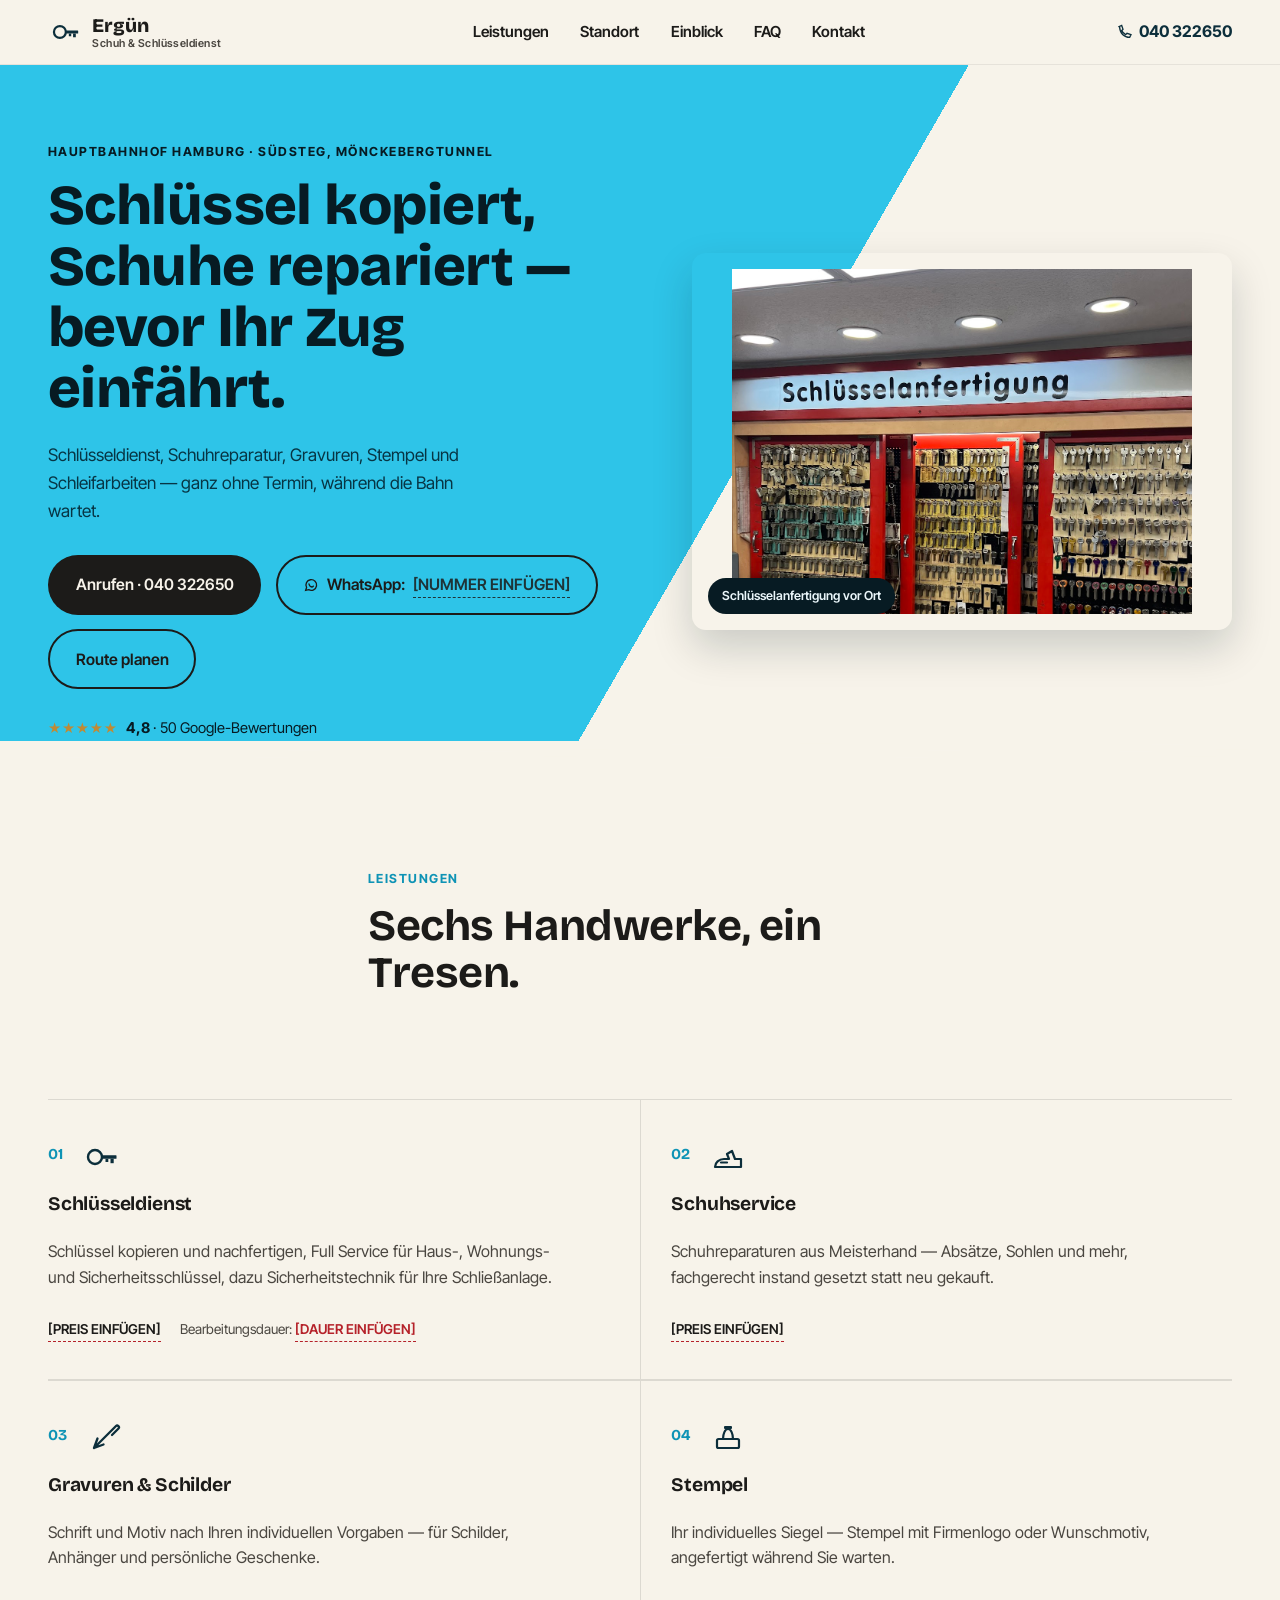
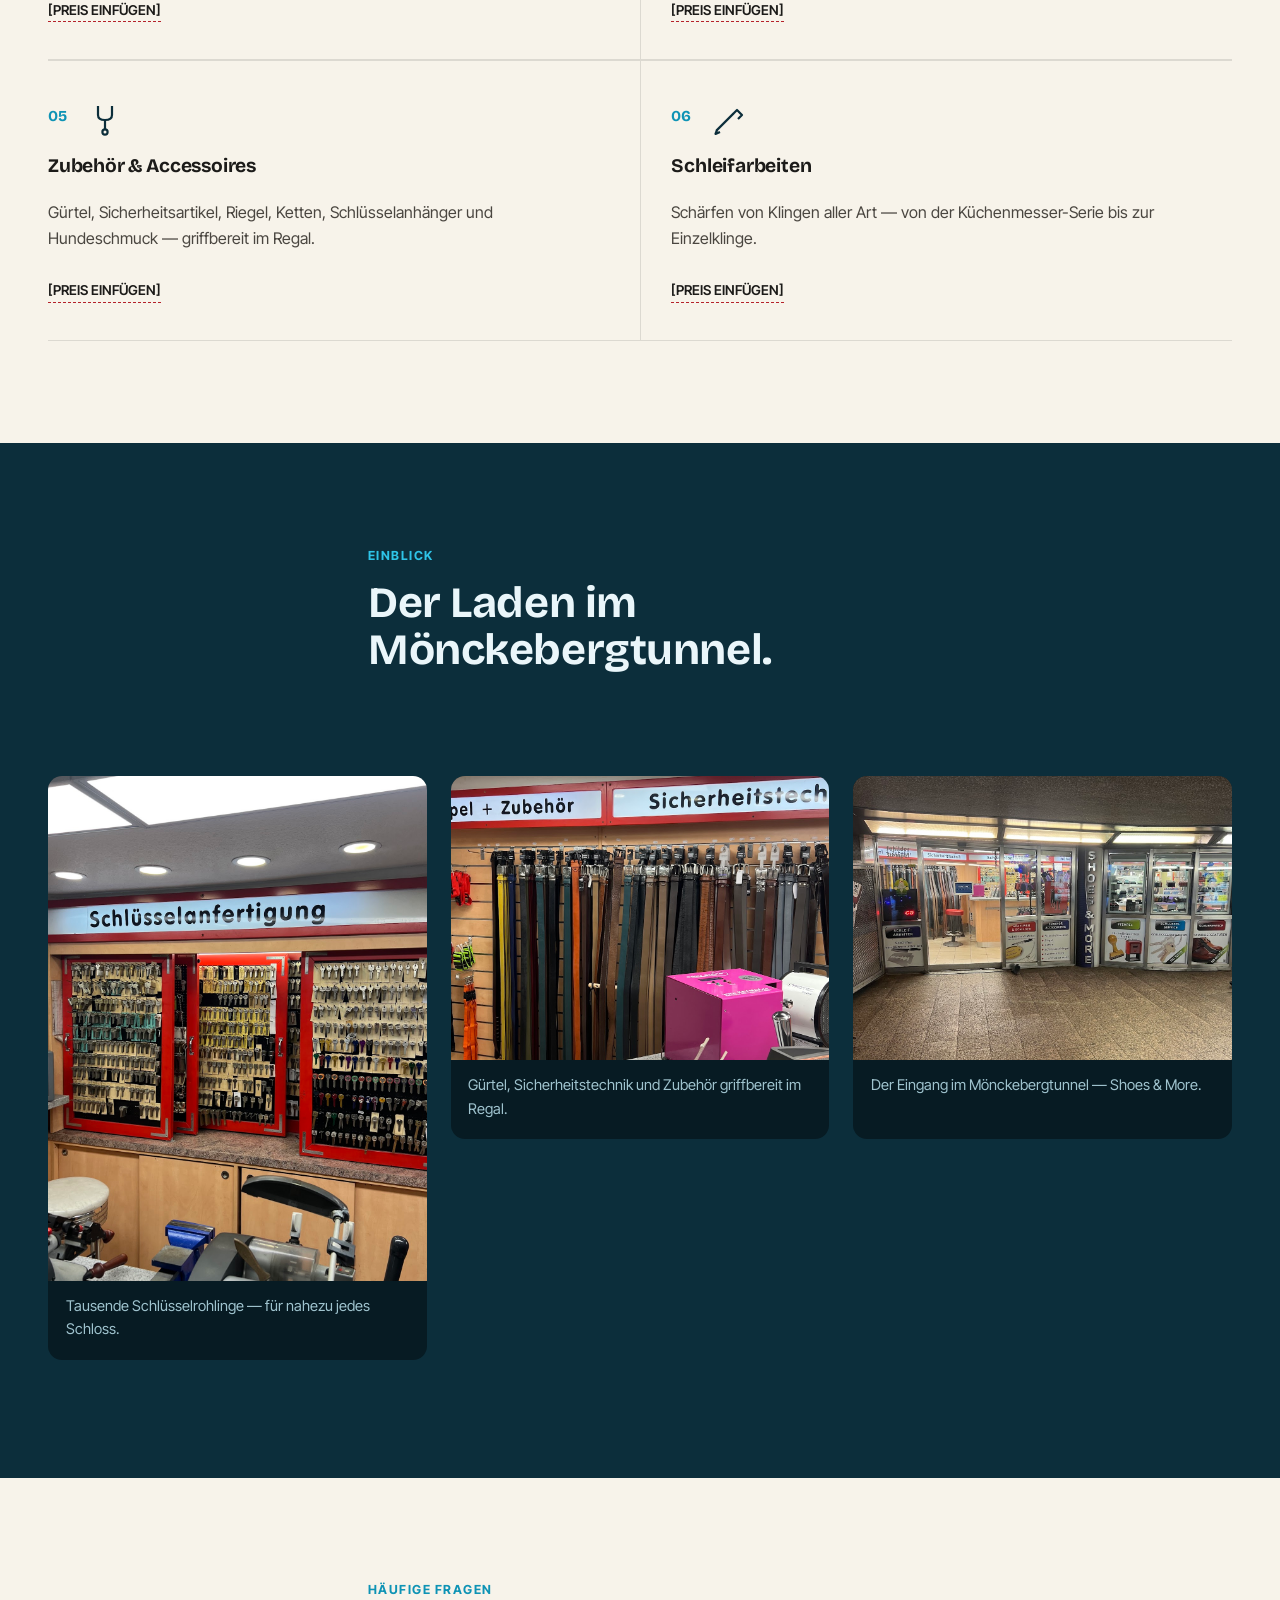
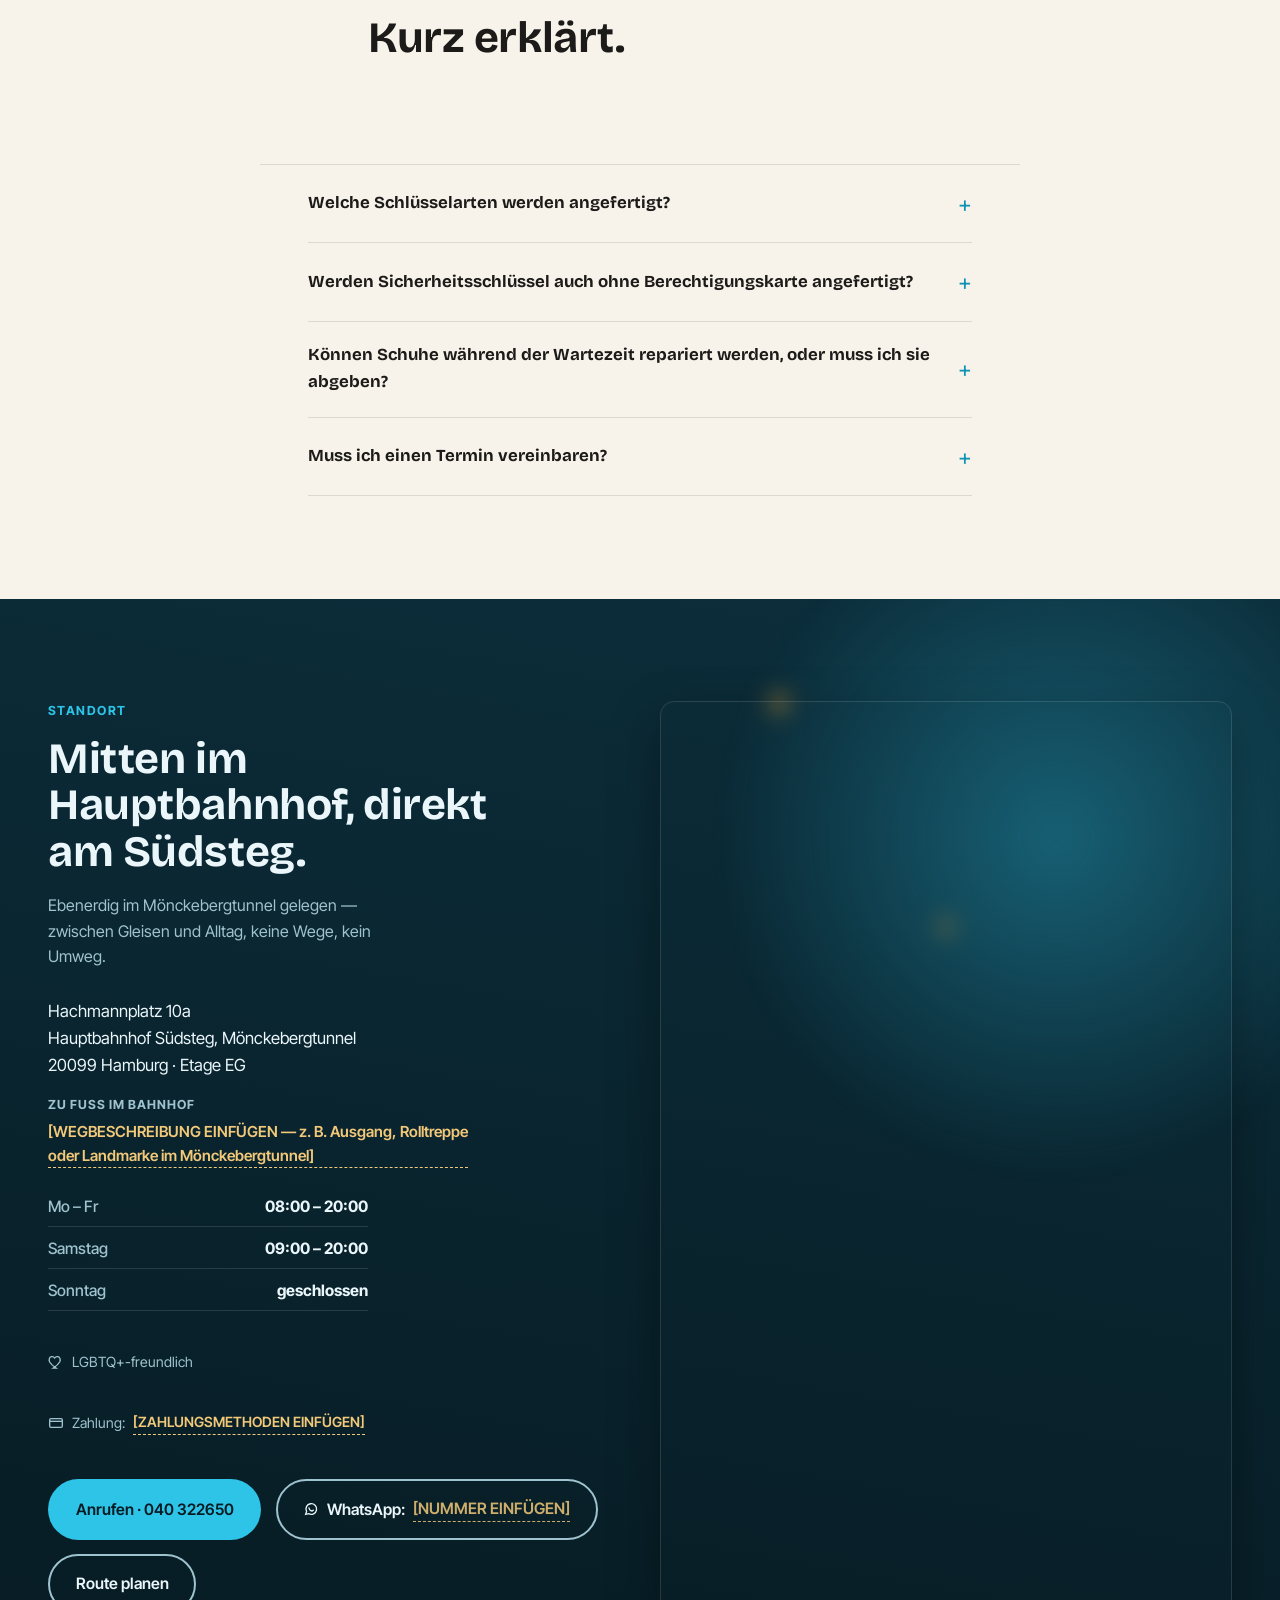
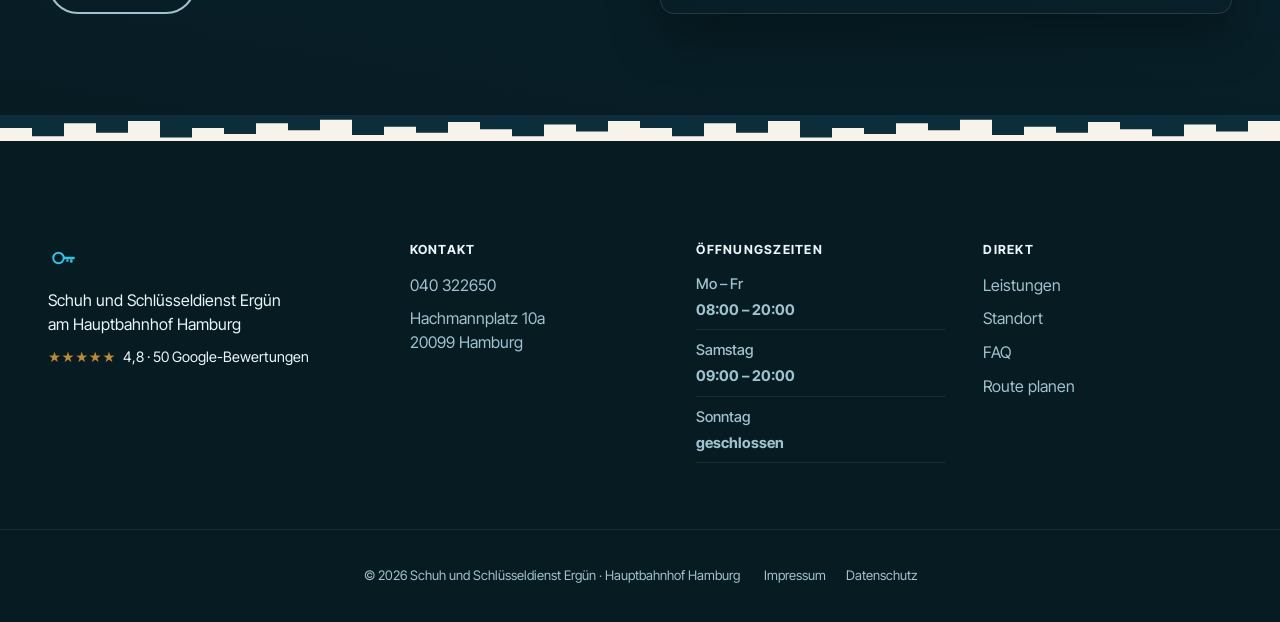
<file: index.html>
<!DOCTYPE html>
<html lang="de">
<head>
<meta charset="UTF-8">
<meta name="viewport" content="width=device-width, initial-scale=1.0">
<title>Schuh und Schlüsseldienst Ergün — am Hauptbahnhof Hamburg</title>
<meta name="description" content="Schlüsseldienst, Schuhreparatur, Gravuren, Stempel und Schleifarbeiten direkt am Hauptbahnhof Hamburg, Südsteg Mönckebergtunnel. Ohne Termin, Mo–Sa geöffnet.">
<link rel="icon" href="data:image/svg+xml,%3Csvg xmlns='http://www.w3.org/2000/svg' viewBox='0 0 32 32'%3E%3Crect width='32' height='32' rx='6' fill='%230C2E3B'/%3E%3Ccircle cx='12' cy='16' r='5.5' fill='none' stroke='%232EC4E8' stroke-width='2.4'/%3E%3Crect x='16.5' y='14.6' width='11' height='2.8' rx='0.6' fill='%232EC4E8'/%3E%3Crect x='23' y='17.4' width='2.6' height='3.4' fill='%232EC4E8'/%3E%3Crect x='19.5' y='17.4' width='2.2' height='2.6' fill='%232EC4E8'/%3E%3C/svg%3E">

<link rel="stylesheet" href="styles.css">
</head>
<body>

<a class="skip-link" href="#main">Zum Inhalt springen</a>

<header class="site-header" id="top">
  <div class="header-inner">
    <a href="#top" class="logo">
      <span class="logo-mark" aria-hidden="true">
        <svg viewBox="0 0 40 40" fill="none" xmlns="http://www.w3.org/2000/svg">
          <circle cx="14" cy="20" r="7" stroke="currentColor" stroke-width="2.6"/>
          <rect x="20.5" y="18.2" width="15" height="3.6" rx="0.6" fill="currentColor"/>
          <rect x="29.5" y="21.8" width="3.2" height="4.4" fill="currentColor"/>
          <rect x="24.5" y="21.8" width="2.8" height="3.2" fill="currentColor"/>
        </svg>
      </span>
      <span class="logo-text">
        <span class="logo-name">Ergün</span>
        <span class="logo-sub">Schuh &amp; Schlüsseldienst</span>
      </span>
    </a>

    <nav class="site-nav" id="site-nav" aria-label="Hauptnavigation">
      <a href="#leistungen">Leistungen</a>
      <a href="#standort">Standort</a>
      <a href="#galerie">Einblick</a>
      <a href="#faq">FAQ</a>
      <a href="#kontakt">Kontakt</a>
    </nav>

    <div class="header-actions">
      <a class="header-phone" href="tel:+4940322650">
        <svg viewBox="0 0 24 24" width="16" height="16" fill="none" stroke="currentColor" stroke-width="2" aria-hidden="true"><path d="M4 5c0 8.3 6.7 15 15 15l2-4-6-2-2 2c-2.5-1.3-4.7-3.5-6-6l2-2-2-6-4 2z"/></svg>
        040 322650
      </a>
      <button class="nav-toggle" id="nav-toggle" aria-controls="site-nav" aria-expanded="false">
        <span class="nav-toggle-label">Menü</span>
        <span class="nav-toggle-icon" aria-hidden="true"></span>
      </button>
    </div>
  </div>
</header>

<main id="main">

  <!-- ================= HERO ================= -->
  <section class="hero">
    <div class="hero-inner">
      <div class="hero-copy">
        <p class="eyebrow">Hauptbahnhof Hamburg · Südsteg, Mönckebergtunnel</p>
        <h1>Schlüssel kopiert, Schuhe repariert — bevor Ihr Zug einfährt.</h1>
        <p class="hero-lede">Schlüsseldienst, Schuhreparatur, Gravuren, Stempel und Schleifarbeiten — ganz ohne Termin, während die Bahn wartet.</p>
        <div class="hero-actions">
          <a class="btn btn-primary" href="tel:+4940322650">Anrufen · 040 322650</a>
          <a class="btn btn-ghost btn-whatsapp" href="#kontakt">
            <svg viewBox="0 0 24 24" width="16" height="16" fill="none" stroke="currentColor" stroke-width="2" aria-hidden="true"><path d="M4 20l1.4-4.2A8 8 0 1 1 8.6 19L4 20z"/><path d="M9 10.5c.3 1.8 2.7 4.2 4.5 4.5.9.15 1.6-.5 2-1.2" stroke-linecap="round"/></svg>
            WhatsApp: <span class="placeholder placeholder-inverse">[NUMMER EINFÜGEN]</span>
          </a>
          <a class="btn btn-ghost" href="https://www.google.com/maps/dir/?api=1&destination=Hachmannplatz+10a%2C+20099+Hamburg" target="_blank" rel="noopener">Route planen</a>
        </div>
        <a class="hero-rating" href="https://www.google.com/maps/place/Schuh+und+Schl%C3%BCsseldienst+Erg%C3%BCn+(am+Hauptbahnhof)/@53.5521835,10.0046473,17z/data=!3m1!5s0x47b18ee131599065:0xb4b6d7e4fd3230c2!4m8!3m7!1s0x47b18fffd358a6f5:0x3165f8efa2582d0f!8m2!3d53.5521835!4d10.0072222!9m1!1b1!16s%2Fg%2F11x5hnl5k3" target="_blank" rel="noopener">
          <span class="stars" aria-hidden="true">★★★★★</span>
          <span><strong>4,8</strong> · 50 Google-Bewertungen</span>
        </a>
      </div>
      <div class="hero-media">
        <figure>
          <img src="images/schluesselwand.jpg" alt="Wand mit hunderten Schlüsselrohlingen in der Schlüsselanfertigung bei Ergün" width="1200" height="1697" loading="eager">
        </figure>
        <span class="hero-media-tag">Schlüsselanfertigung vor Ort</span>
      </div>
    </div>
  </section>

  <div class="divider" aria-hidden="true">
    <svg viewBox="0 0 1200 44" preserveAspectRatio="none"><path d="M0,22 L30,22 L30,8 L60,8 L60,30 L90,30 L90,14 L120,14 L120,34 L150,34 L150,6 L180,6 L180,22 L210,22 L210,12 L240,12 L240,30 L270,30 L270,18 L300,18 L300,36 L330,36 L330,10 L360,10 L360,24 L390,24 L390,14 L420,14 L420,32 L450,32 L450,20 L480,20 L480,8 L510,8 L510,28 L540,28 L540,16 L570,16 L570,34 L600,34 L600,22 L630,22 L630,8 L660,8 L660,30 L690,30 L690,14 L720,14 L720,34 L750,34 L750,6 L780,6 L780,22 L810,22 L810,12 L840,12 L840,30 L870,30 L870,18 L900,18 L900,36 L930,36 L930,10 L960,10 L960,24 L990,24 L990,14 L1020,14 L1020,32 L1050,32 L1050,20 L1080,20 L1080,8 L1110,8 L1110,28 L1140,28 L1140,16 L1170,16 L1170,34 L1200,34 L1200,44 L0,44 Z"/></svg>
  </div>

  <!-- ================= LEISTUNGEN ================= -->
  <section class="services" id="leistungen">
    <div class="section-head">
      <p class="eyebrow">Leistungen</p>
      <h2>Sechs Handwerke, ein Tresen.</h2>
    </div>

    <ul class="service-list">
      <li class="service-item">
        <span class="service-index">01</span>
        <div class="service-icon" aria-hidden="true">
          <svg viewBox="0 0 40 40" fill="none"><circle cx="14" cy="20" r="7" stroke="currentColor" stroke-width="2.4"/><rect x="20.5" y="18.2" width="15" height="3.6" rx="0.6" fill="currentColor"/><rect x="29.5" y="21.8" width="3.2" height="4.4" fill="currentColor"/><rect x="24.5" y="21.8" width="2.8" height="3.2" fill="currentColor"/></svg>
        </div>
        <h3>Schlüsseldienst</h3>
        <p>Schlüssel kopieren und nachfertigen, Full Service für Haus-, Wohnungs- und Sicherheitsschlüssel, dazu Sicherheitstechnik für Ihre Schließanlage.</p>
        <p class="service-meta">
          <span class="service-price placeholder">[PREIS EINFÜGEN]</span>
          <span class="service-duration">Bearbeitungsdauer: <span class="placeholder">[DAUER EINFÜGEN]</span></span>
        </p>
      </li>

      <li class="service-item">
        <span class="service-index">02</span>
        <div class="service-icon" aria-hidden="true">
          <svg viewBox="0 0 40 40" fill="none"><path d="M7 30h26v-8h-6l-3-8-5 3 2 5h-5c-5 0-9 3.5-9 8z" stroke="currentColor" stroke-width="2.2" stroke-linejoin="round" stroke-linecap="round"/><path d="M13 25.5h6" stroke="currentColor" stroke-width="2.2" stroke-linecap="round"/></svg>
        </div>
        <h3>Schuhservice</h3>
        <p>Schuhreparaturen aus Meisterhand — Absätze, Sohlen und mehr, fachgerecht instand gesetzt statt neu gekauft.</p>
        <p class="service-meta"><span class="service-price placeholder">[PREIS EINFÜGEN]</span></p>
      </li>

      <li class="service-item">
        <span class="service-index">03</span>
        <div class="service-icon" aria-hidden="true">
          <svg viewBox="0 0 40 40" fill="none"><path d="M9 31 25 15l6-6c1.5-1.5 4 1 2.5 2.5L27 18M9 31l3.5-9.5M9 31l9.5-3.5" stroke="currentColor" stroke-width="2.3" stroke-linejoin="round" stroke-linecap="round"/></svg>
        </div>
        <h3>Gravuren &amp; Schilder</h3>
        <p>Schrift und Motiv nach Ihren individuellen Vorgaben — für Schilder, Anhänger und persönliche Geschenke.</p>
        <p class="service-meta"><span class="service-price placeholder">[PREIS EINFÜGEN]</span></p>
      </li>

      <li class="service-item">
        <span class="service-index">04</span>
        <div class="service-icon" aria-hidden="true">
          <svg viewBox="0 0 40 40" fill="none"><rect x="9" y="22" width="22" height="9" rx="1.5" stroke="currentColor" stroke-width="2.2"/><path d="M15 22c0-5 2-10 5-10s5 5 5 10" stroke="currentColor" stroke-width="2.2" stroke-linecap="round"/><rect x="16" y="9" width="8" height="3" rx="1" fill="currentColor"/></svg>
        </div>
        <h3>Stempel</h3>
        <p>Ihr individuelles Siegel — Stempel mit Firmenlogo oder Wunschmotiv, angefertigt während Sie warten.</p>
        <p class="service-meta"><span class="service-price placeholder">[PREIS EINFÜGEN]</span></p>
      </li>

      <li class="service-item">
        <span class="service-index">05</span>
        <div class="service-icon" aria-hidden="true">
          <svg viewBox="0 0 40 40" fill="none"><path d="M13 8v9c0 3 2.5 5 7 5s7-2 7-5V8" stroke="currentColor" stroke-width="2.2"/><path d="M20 22v10" stroke="currentColor" stroke-width="2.2"/><circle cx="20" cy="34" r="2.6" stroke="currentColor" stroke-width="2.2"/></svg>
        </div>
        <h3>Zubehör &amp; Accessoires</h3>
        <p>Gürtel, Sicherheitsartikel, Riegel, Ketten, Schlüsselanhänger und Hundeschmuck — griffbereit im Regal.</p>
        <p class="service-meta"><span class="service-price placeholder">[PREIS EINFÜGEN]</span></p>
      </li>

      <li class="service-item">
        <span class="service-index">06</span>
        <div class="service-icon" aria-hidden="true">
          <svg viewBox="0 0 40 40" fill="none"><path d="M8 32 24 16" stroke="currentColor" stroke-width="2.4" stroke-linecap="round"/><path d="M24 16l4-4 5 5-4 4" stroke="currentColor" stroke-width="2.2" stroke-linejoin="round"/><path d="M8 32l-1.5 4L11 34" stroke="currentColor" stroke-width="2.2" stroke-linejoin="round"/></svg>
        </div>
        <h3>Schleifarbeiten</h3>
        <p>Schärfen von Klingen aller Art — von der Küchenmesser-Serie bis zur Einzelklinge.</p>
        <p class="service-meta"><span class="service-price placeholder">[PREIS EINFÜGEN]</span></p>
      </li>
    </ul>
  </section>

  <!-- ================= GALERIE ================= -->
  <section class="gallery" id="galerie">
    <div class="section-head">
      <p class="eyebrow">Einblick</p>
      <h2>Der Laden im Mönckebergtunnel.</h2>
    </div>

    <div class="gallery-grid">
      <figure class="gallery-item gallery-item-tall">
        <img src="images/schluesselwand.jpg" alt="Regale mit Schlüsselrohlingen in allen Farben in der Schlüsselanfertigung" loading="lazy">
        <figcaption>Tausende Schlüsselrohlinge — für nahezu jedes Schloss.</figcaption>
      </figure>
      <figure class="gallery-item">
        <img src="images/zubehoer.jpg" alt="Regal mit Gürteln, Sicherheitstechnik und Zubehör" loading="lazy">
        <figcaption>Gürtel, Sicherheitstechnik und Zubehör griffbereit im Regal.</figcaption>
      </figure>
      <figure class="gallery-item">
        <img src="images/ladeneingang.jpg" alt="Eingang des Ladens Shoes &amp; More im Mönckebergtunnel am Hauptbahnhof" loading="lazy">
        <figcaption>Der Eingang im Mönckebergtunnel — Shoes &amp; More.</figcaption>
      </figure>
    </div>
  </section>

  <!-- ================= FAQ ================= -->
  <section class="faq" id="faq">
    <div class="section-head">
      <p class="eyebrow">Häufige Fragen</p>
      <h2>Kurz erklärt.</h2>
    </div>

    <div class="faq-list">
      <details class="faq-item">
        <summary>Welche Schlüsselarten werden angefertigt?</summary>
        <p class="placeholder">[ANTWORT EINFÜGEN]</p>
      </details>
      <details class="faq-item">
        <summary>Werden Sicherheitsschlüssel auch ohne Berechtigungskarte angefertigt?</summary>
        <p class="placeholder">[ANTWORT EINFÜGEN]</p>
      </details>
      <details class="faq-item">
        <summary>Können Schuhe während der Wartezeit repariert werden, oder muss ich sie abgeben?</summary>
        <p class="placeholder">[ANTWORT EINFÜGEN]</p>
      </details>
      <details class="faq-item">
        <summary>Muss ich einen Termin vereinbaren?</summary>
        <p>Nein — Sie können jederzeit während unserer Öffnungszeiten ohne Termin vorbeikommen.</p>
      </details>
    </div>
  </section>

  <!-- ================= STANDORT (dunkel) ================= -->
  <section class="location" id="standort">
    <div class="location-glow" aria-hidden="true"></div>
    <div class="location-inner">
      <div class="location-copy">
        <p class="eyebrow eyebrow-light">Standort</p>
        <h2>Mitten im Hauptbahnhof, direkt am Südsteg.</h2>
        <p class="location-lede">Ebenerdig im Mönckebergtunnel gelegen — zwischen Gleisen und Alltag, keine Wege, kein Umweg.</p>

        <address>
          Hachmannplatz 10a<br>
          Hauptbahnhof Südsteg, Mönckebergtunnel<br>
          20099 Hamburg · Etage EG
        </address>

        <p class="location-directions-label">Zu Fuß im Bahnhof</p>
        <p class="location-directions placeholder">[WEGBESCHREIBUNG EINFÜGEN — z. B. Ausgang, Rolltreppe oder Landmarke im Mönckebergtunnel]</p>

        <dl class="hours">
          <div><dt>Mo – Fr</dt><dd>08:00 – 20:00</dd></div>
          <div><dt>Samstag</dt><dd>09:00 – 20:00</dd></div>
          <div><dt>Sonntag</dt><dd>geschlossen</dd></div>
        </dl>

        <div class="location-notes">
          <p class="location-note">
            <svg viewBox="0 0 24 24" width="16" height="16" fill="none" stroke="currentColor" stroke-width="2" aria-hidden="true"><path d="M12 21s-7-4.6-9.5-9C.7 8.4 2 4.8 5.2 4c2-.5 3.8.4 4.8 2 1-1.6 2.8-2.5 4.8-2 3.2.8 4.5 4.4 2.7 8-2.5 4.4-9.5 9-9.5 9z"/></svg>
            LGBTQ+-freundlich
          </p>
          <p class="location-note">
            <svg viewBox="0 0 24 24" width="16" height="16" fill="none" stroke="currentColor" stroke-width="2" aria-hidden="true"><rect x="2.5" y="5.5" width="19" height="13" rx="2"/><path d="M2.5 9.5h19"/></svg>
            Zahlung: <span class="placeholder">[ZAHLUNGSMETHODEN EINFÜGEN]</span>
          </p>
        </div>

        <div class="location-actions">
          <a class="btn btn-primary" href="tel:+4940322650">Anrufen · 040 322650</a>
          <a class="btn btn-outline btn-whatsapp" href="#kontakt">
            <svg viewBox="0 0 24 24" width="16" height="16" fill="none" stroke="currentColor" stroke-width="2" aria-hidden="true"><path d="M4 20l1.4-4.2A8 8 0 1 1 8.6 19L4 20z"/><path d="M9 10.5c.3 1.8 2.7 4.2 4.5 4.5.9.15 1.6-.5 2-1.2" stroke-linecap="round"/></svg>
            WhatsApp: <span class="placeholder placeholder-inverse">[NUMMER EINFÜGEN]</span>
          </a>
          <a class="btn btn-outline" href="https://www.google.com/maps/dir/?api=1&destination=Hachmannplatz+10a%2C+20099+Hamburg" target="_blank" rel="noopener">Route planen</a>
        </div>
      </div>

      <div class="location-map">
        <iframe
          title="Standort: Schuh und Schlüsseldienst Ergün am Hauptbahnhof Hamburg"
          src="https://www.google.com/maps?q=Hachmannplatz+10a,20099+Hamburg&output=embed"
          loading="lazy"
          referrerpolicy="no-referrer-when-downgrade">
        </iframe>
      </div>
    </div>
  </section>

  <div class="divider divider-flip" aria-hidden="true">
    <svg viewBox="0 0 1200 44" preserveAspectRatio="none"><path d="M0,22 L30,22 L30,8 L60,8 L60,30 L90,30 L90,14 L120,14 L120,34 L150,34 L150,6 L180,6 L180,22 L210,22 L210,12 L240,12 L240,30 L270,30 L270,18 L300,18 L300,36 L330,36 L330,10 L360,10 L360,24 L390,24 L390,14 L420,14 L420,32 L450,32 L450,20 L480,20 L480,8 L510,8 L510,28 L540,28 L540,16 L570,16 L570,34 L600,34 L600,22 L630,22 L630,8 L660,8 L660,30 L690,30 L690,14 L720,14 L720,34 L750,34 L750,6 L780,6 L780,22 L810,22 L810,12 L840,12 L840,30 L870,30 L870,18 L900,18 L900,36 L930,36 L930,10 L960,10 L960,24 L990,24 L990,14 L1020,14 L1020,32 L1050,32 L1050,20 L1080,20 L1080,8 L1110,8 L1110,28 L1140,28 L1140,16 L1170,16 L1170,34 L1200,34 L1200,44 L0,44 Z"/></svg>
  </div>

</main>

<footer class="site-footer" id="kontakt">
  <div class="footer-inner">
    <div class="footer-brand">
      <span class="logo-mark" aria-hidden="true">
        <svg viewBox="0 0 40 40" fill="none" xmlns="http://www.w3.org/2000/svg">
          <circle cx="14" cy="20" r="7" stroke="currentColor" stroke-width="2.6"/>
          <rect x="20.5" y="18.2" width="15" height="3.6" rx="0.6" fill="currentColor"/>
          <rect x="29.5" y="21.8" width="3.2" height="4.4" fill="currentColor"/>
          <rect x="24.5" y="21.8" width="2.8" height="3.2" fill="currentColor"/>
        </svg>
      </span>
      <p>Schuh und Schlüsseldienst Ergün<br>am Hauptbahnhof Hamburg</p>
      <a class="footer-rating" href="https://www.google.com/maps/place/Schuh+und+Schl%C3%BCsseldienst+Erg%C3%BCn+(am+Hauptbahnhof)/@53.5521835,10.0046473,17z/data=!3m1!5s0x47b18ee131599065:0xb4b6d7e4fd3230c2!4m8!3m7!1s0x47b18fffd358a6f5:0x3165f8efa2582d0f!8m2!3d53.5521835!4d10.0072222!9m1!1b1!16s%2Fg%2F11x5hnl5k3" target="_blank" rel="noopener"><span class="stars" aria-hidden="true">★★★★★</span> 4,8 · 50 Google-Bewertungen</a>
    </div>

    <div class="footer-col">
      <h3>Kontakt</h3>
      <a href="tel:+4940322650">040 322650</a>
      <address>Hachmannplatz 10a<br>20099 Hamburg</address>
    </div>

    <div class="footer-col">
      <h3>Öffnungszeiten</h3>
      <dl class="hours hours-footer">
        <div><dt>Mo – Fr</dt><dd>08:00 – 20:00</dd></div>
        <div><dt>Samstag</dt><dd>09:00 – 20:00</dd></div>
        <div><dt>Sonntag</dt><dd>geschlossen</dd></div>
      </dl>
    </div>

    <div class="footer-col">
      <h3>Direkt</h3>
      <a href="#leistungen">Leistungen</a>
      <a href="#standort">Standort</a>
      <a href="#faq">FAQ</a>
      <a href="https://www.google.com/maps/dir/?api=1&destination=Hachmannplatz+10a%2C+20099+Hamburg" target="_blank" rel="noopener">Route planen</a>
    </div>
  </div>

  <div class="footer-bottom">
    <p>© 2026 Schuh und Schlüsseldienst Ergün · Hauptbahnhof Hamburg</p>
    <nav class="footer-legal" aria-label="Rechtliches">
      <a href="impressum.html">Impressum</a>
      <a href="datenschutz.html">Datenschutz</a>
    </nav>
  </div>
</footer>

<script src="script.js"></script>
</body>
</html>
</file>
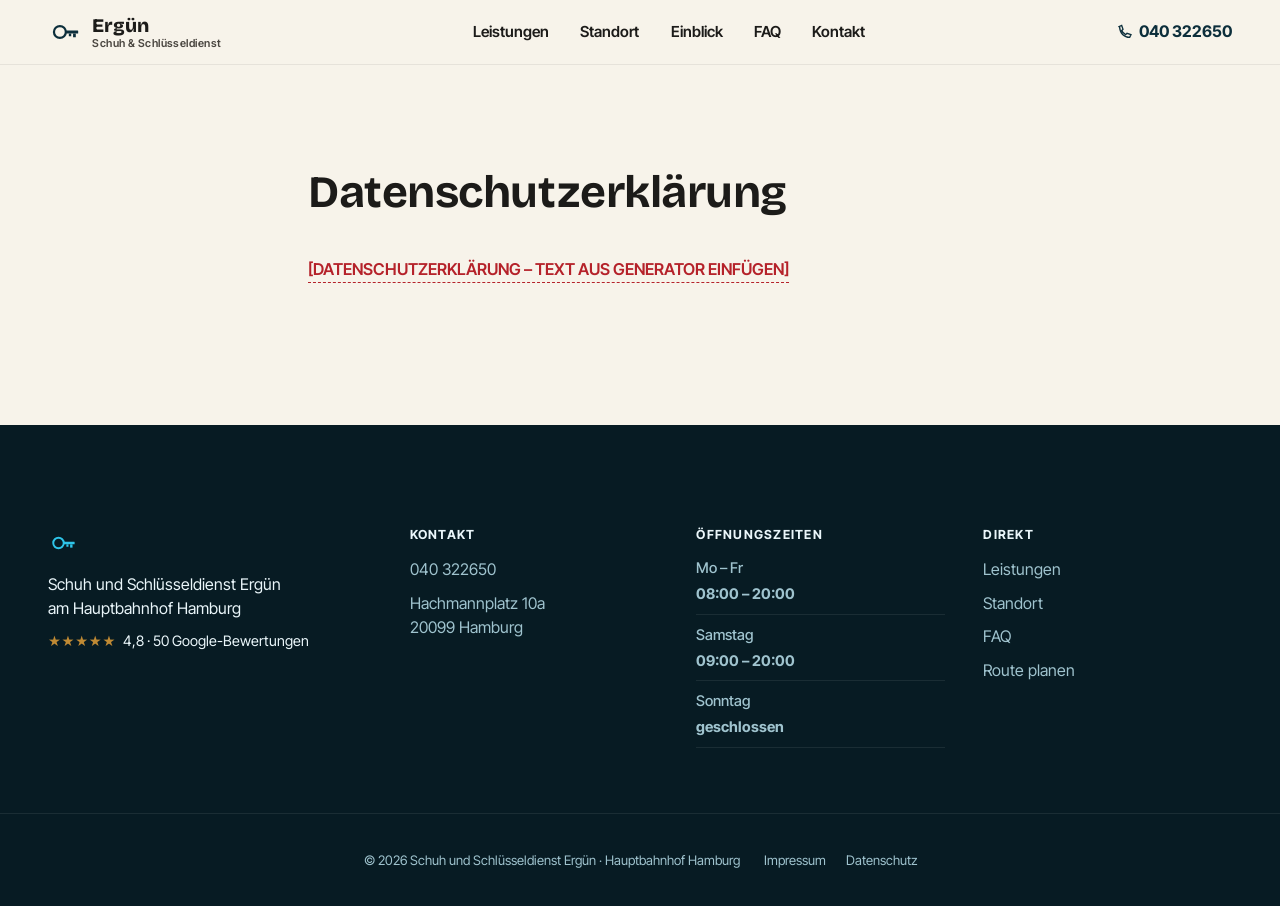
<file: datenschutz.html>
<!DOCTYPE html>
<html lang="de">
<head>
<meta charset="UTF-8">
<meta name="viewport" content="width=device-width, initial-scale=1.0">
<title>Datenschutzerklärung — Schuh und Schlüsseldienst Ergün</title>
<meta name="description" content="Datenschutzerklärung von Schuh und Schlüsseldienst Ergün, Hauptbahnhof Hamburg.">
<link rel="icon" href="data:image/svg+xml,%3Csvg xmlns='http://www.w3.org/2000/svg' viewBox='0 0 32 32'%3E%3Crect width='32' height='32' rx='6' fill='%230C2E3B'/%3E%3Ccircle cx='12' cy='16' r='5.5' fill='none' stroke='%232EC4E8' stroke-width='2.4'/%3E%3Crect x='16.5' y='14.6' width='11' height='2.8' rx='0.6' fill='%232EC4E8'/%3E%3Crect x='23' y='17.4' width='2.6' height='3.4' fill='%232EC4E8'/%3E%3Crect x='19.5' y='17.4' width='2.2' height='2.6' fill='%232EC4E8'/%3E%3C/svg%3E">

<link rel="stylesheet" href="styles.css">
</head>
<body>

<a class="skip-link" href="#main">Zum Inhalt springen</a>

<header class="site-header" id="top">
  <div class="header-inner">
    <a href="index.html" class="logo">
      <span class="logo-mark" aria-hidden="true">
        <svg viewBox="0 0 40 40" fill="none" xmlns="http://www.w3.org/2000/svg">
          <circle cx="14" cy="20" r="7" stroke="currentColor" stroke-width="2.6"/>
          <rect x="20.5" y="18.2" width="15" height="3.6" rx="0.6" fill="currentColor"/>
          <rect x="29.5" y="21.8" width="3.2" height="4.4" fill="currentColor"/>
          <rect x="24.5" y="21.8" width="2.8" height="3.2" fill="currentColor"/>
        </svg>
      </span>
      <span class="logo-text">
        <span class="logo-name">Ergün</span>
        <span class="logo-sub">Schuh &amp; Schlüsseldienst</span>
      </span>
    </a>

    <nav class="site-nav" id="site-nav" aria-label="Hauptnavigation">
      <a href="index.html#leistungen">Leistungen</a>
      <a href="index.html#standort">Standort</a>
      <a href="index.html#galerie">Einblick</a>
      <a href="index.html#faq">FAQ</a>
      <a href="index.html#kontakt">Kontakt</a>
    </nav>

    <div class="header-actions">
      <a class="header-phone" href="tel:+4940322650">
        <svg viewBox="0 0 24 24" width="16" height="16" fill="none" stroke="currentColor" stroke-width="2" aria-hidden="true"><path d="M4 5c0 8.3 6.7 15 15 15l2-4-6-2-2 2c-2.5-1.3-4.7-3.5-6-6l2-2-2-6-4 2z"/></svg>
        040 322650
      </a>
      <button class="nav-toggle" id="nav-toggle" aria-controls="site-nav" aria-expanded="false">
        <span class="nav-toggle-label">Menü</span>
        <span class="nav-toggle-icon" aria-hidden="true"></span>
      </button>
    </div>
  </div>
</header>

<main id="main">
  <section class="legal-page">
    <h1>Datenschutzerklärung</h1>
    <p class="placeholder">[DATENSCHUTZERKLÄRUNG – TEXT AUS GENERATOR EINFÜGEN]</p>
  </section>
</main>

<footer class="site-footer" id="kontakt">
  <div class="footer-inner">
    <div class="footer-brand">
      <span class="logo-mark" aria-hidden="true">
        <svg viewBox="0 0 40 40" fill="none" xmlns="http://www.w3.org/2000/svg">
          <circle cx="14" cy="20" r="7" stroke="currentColor" stroke-width="2.6"/>
          <rect x="20.5" y="18.2" width="15" height="3.6" rx="0.6" fill="currentColor"/>
          <rect x="29.5" y="21.8" width="3.2" height="4.4" fill="currentColor"/>
          <rect x="24.5" y="21.8" width="2.8" height="3.2" fill="currentColor"/>
        </svg>
      </span>
      <p>Schuh und Schlüsseldienst Ergün<br>am Hauptbahnhof Hamburg</p>
      <a class="footer-rating" href="https://www.google.com/maps/place/Schuh+und+Schl%C3%BCsseldienst+Erg%C3%BCn+(am+Hauptbahnhof)/@53.5521835,10.0046473,17z/data=!3m1!5s0x47b18ee131599065:0xb4b6d7e4fd3230c2!4m8!3m7!1s0x47b18fffd358a6f5:0x3165f8efa2582d0f!8m2!3d53.5521835!4d10.0072222!9m1!1b1!16s%2Fg%2F11x5hnl5k3" target="_blank" rel="noopener"><span class="stars" aria-hidden="true">★★★★★</span> 4,8 · 50 Google-Bewertungen</a>
    </div>

    <div class="footer-col">
      <h3>Kontakt</h3>
      <a href="tel:+4940322650">040 322650</a>
      <address>Hachmannplatz 10a<br>20099 Hamburg</address>
    </div>

    <div class="footer-col">
      <h3>Öffnungszeiten</h3>
      <dl class="hours hours-footer">
        <div><dt>Mo – Fr</dt><dd>08:00 – 20:00</dd></div>
        <div><dt>Samstag</dt><dd>09:00 – 20:00</dd></div>
        <div><dt>Sonntag</dt><dd>geschlossen</dd></div>
      </dl>
    </div>

    <div class="footer-col">
      <h3>Direkt</h3>
      <a href="index.html#leistungen">Leistungen</a>
      <a href="index.html#standort">Standort</a>
      <a href="index.html#faq">FAQ</a>
      <a href="https://www.google.com/maps/dir/?api=1&destination=Hachmannplatz+10a%2C+20099+Hamburg" target="_blank" rel="noopener">Route planen</a>
    </div>
  </div>

  <div class="footer-bottom">
    <p>© 2026 Schuh und Schlüsseldienst Ergün · Hauptbahnhof Hamburg</p>
    <nav class="footer-legal" aria-label="Rechtliches">
      <a href="impressum.html">Impressum</a>
      <a href="datenschutz.html">Datenschutz</a>
    </nav>
  </div>
</footer>

<script src="script.js"></script>
</body>
</html>
</file>
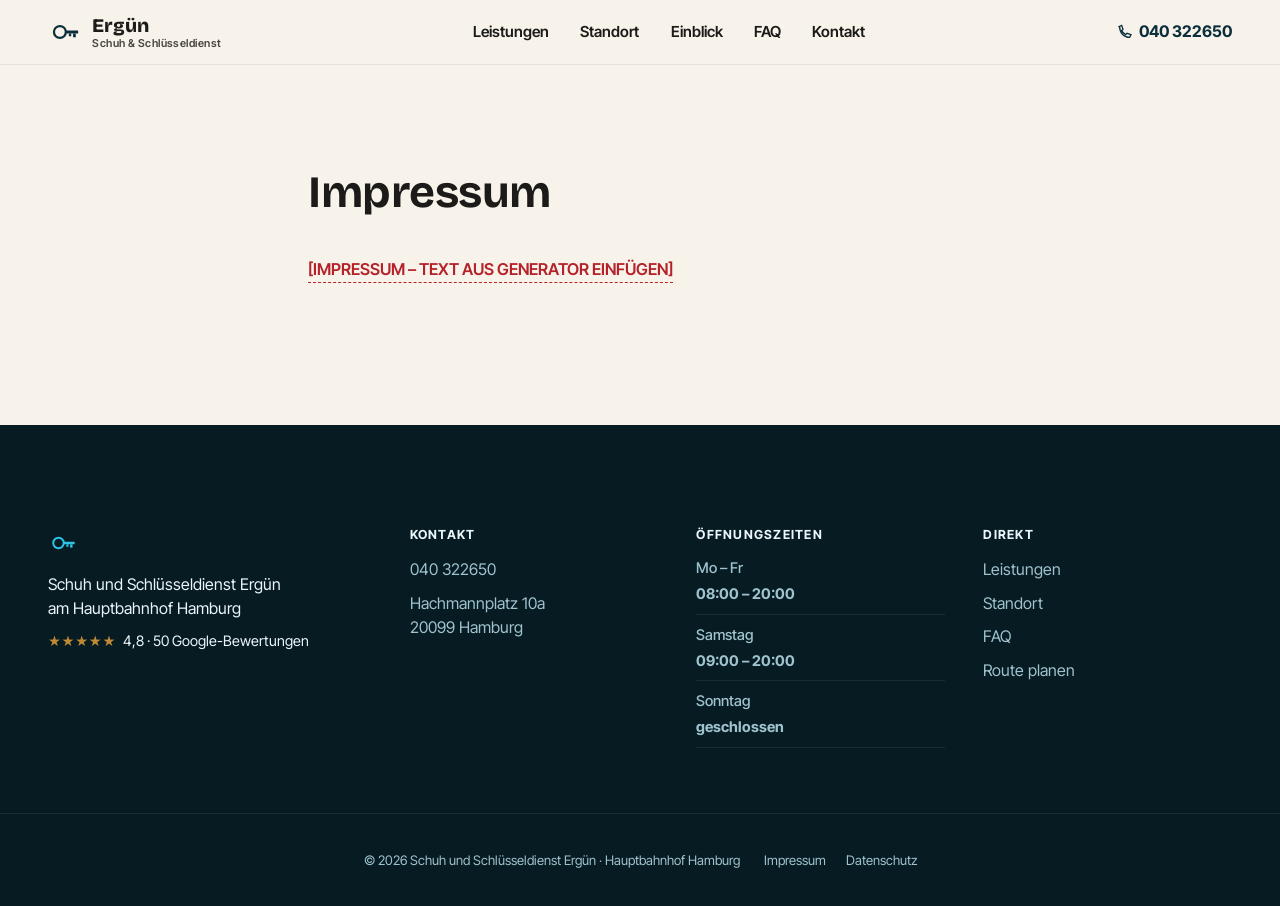
<file: impressum.html>
<!DOCTYPE html>
<html lang="de">
<head>
<meta charset="UTF-8">
<meta name="viewport" content="width=device-width, initial-scale=1.0">
<title>Impressum — Schuh und Schlüsseldienst Ergün</title>
<meta name="description" content="Impressum von Schuh und Schlüsseldienst Ergün, Hauptbahnhof Hamburg.">
<link rel="icon" href="data:image/svg+xml,%3Csvg xmlns='http://www.w3.org/2000/svg' viewBox='0 0 32 32'%3E%3Crect width='32' height='32' rx='6' fill='%230C2E3B'/%3E%3Ccircle cx='12' cy='16' r='5.5' fill='none' stroke='%232EC4E8' stroke-width='2.4'/%3E%3Crect x='16.5' y='14.6' width='11' height='2.8' rx='0.6' fill='%232EC4E8'/%3E%3Crect x='23' y='17.4' width='2.6' height='3.4' fill='%232EC4E8'/%3E%3Crect x='19.5' y='17.4' width='2.2' height='2.6' fill='%232EC4E8'/%3E%3C/svg%3E">

<link rel="stylesheet" href="styles.css">
</head>
<body>

<a class="skip-link" href="#main">Zum Inhalt springen</a>

<header class="site-header" id="top">
  <div class="header-inner">
    <a href="index.html" class="logo">
      <span class="logo-mark" aria-hidden="true">
        <svg viewBox="0 0 40 40" fill="none" xmlns="http://www.w3.org/2000/svg">
          <circle cx="14" cy="20" r="7" stroke="currentColor" stroke-width="2.6"/>
          <rect x="20.5" y="18.2" width="15" height="3.6" rx="0.6" fill="currentColor"/>
          <rect x="29.5" y="21.8" width="3.2" height="4.4" fill="currentColor"/>
          <rect x="24.5" y="21.8" width="2.8" height="3.2" fill="currentColor"/>
        </svg>
      </span>
      <span class="logo-text">
        <span class="logo-name">Ergün</span>
        <span class="logo-sub">Schuh &amp; Schlüsseldienst</span>
      </span>
    </a>

    <nav class="site-nav" id="site-nav" aria-label="Hauptnavigation">
      <a href="index.html#leistungen">Leistungen</a>
      <a href="index.html#standort">Standort</a>
      <a href="index.html#galerie">Einblick</a>
      <a href="index.html#faq">FAQ</a>
      <a href="index.html#kontakt">Kontakt</a>
    </nav>

    <div class="header-actions">
      <a class="header-phone" href="tel:+4940322650">
        <svg viewBox="0 0 24 24" width="16" height="16" fill="none" stroke="currentColor" stroke-width="2" aria-hidden="true"><path d="M4 5c0 8.3 6.7 15 15 15l2-4-6-2-2 2c-2.5-1.3-4.7-3.5-6-6l2-2-2-6-4 2z"/></svg>
        040 322650
      </a>
      <button class="nav-toggle" id="nav-toggle" aria-controls="site-nav" aria-expanded="false">
        <span class="nav-toggle-label">Menü</span>
        <span class="nav-toggle-icon" aria-hidden="true"></span>
      </button>
    </div>
  </div>
</header>

<main id="main">
  <section class="legal-page">
    <h1>Impressum</h1>
    <p class="placeholder">[IMPRESSUM – TEXT AUS GENERATOR EINFÜGEN]</p>
  </section>
</main>

<footer class="site-footer" id="kontakt">
  <div class="footer-inner">
    <div class="footer-brand">
      <span class="logo-mark" aria-hidden="true">
        <svg viewBox="0 0 40 40" fill="none" xmlns="http://www.w3.org/2000/svg">
          <circle cx="14" cy="20" r="7" stroke="currentColor" stroke-width="2.6"/>
          <rect x="20.5" y="18.2" width="15" height="3.6" rx="0.6" fill="currentColor"/>
          <rect x="29.5" y="21.8" width="3.2" height="4.4" fill="currentColor"/>
          <rect x="24.5" y="21.8" width="2.8" height="3.2" fill="currentColor"/>
        </svg>
      </span>
      <p>Schuh und Schlüsseldienst Ergün<br>am Hauptbahnhof Hamburg</p>
      <a class="footer-rating" href="https://www.google.com/maps/place/Schuh+und+Schl%C3%BCsseldienst+Erg%C3%BCn+(am+Hauptbahnhof)/@53.5521835,10.0046473,17z/data=!3m1!5s0x47b18ee131599065:0xb4b6d7e4fd3230c2!4m8!3m7!1s0x47b18fffd358a6f5:0x3165f8efa2582d0f!8m2!3d53.5521835!4d10.0072222!9m1!1b1!16s%2Fg%2F11x5hnl5k3" target="_blank" rel="noopener"><span class="stars" aria-hidden="true">★★★★★</span> 4,8 · 50 Google-Bewertungen</a>
    </div>

    <div class="footer-col">
      <h3>Kontakt</h3>
      <a href="tel:+4940322650">040 322650</a>
      <address>Hachmannplatz 10a<br>20099 Hamburg</address>
    </div>

    <div class="footer-col">
      <h3>Öffnungszeiten</h3>
      <dl class="hours hours-footer">
        <div><dt>Mo – Fr</dt><dd>08:00 – 20:00</dd></div>
        <div><dt>Samstag</dt><dd>09:00 – 20:00</dd></div>
        <div><dt>Sonntag</dt><dd>geschlossen</dd></div>
      </dl>
    </div>

    <div class="footer-col">
      <h3>Direkt</h3>
      <a href="index.html#leistungen">Leistungen</a>
      <a href="index.html#standort">Standort</a>
      <a href="index.html#faq">FAQ</a>
      <a href="https://www.google.com/maps/dir/?api=1&destination=Hachmannplatz+10a%2C+20099+Hamburg" target="_blank" rel="noopener">Route planen</a>
    </div>
  </div>

  <div class="footer-bottom">
    <p>© 2026 Schuh und Schlüsseldienst Ergün · Hauptbahnhof Hamburg</p>
    <nav class="footer-legal" aria-label="Rechtliches">
      <a href="impressum.html">Impressum</a>
      <a href="datenschutz.html">Datenschutz</a>
    </nav>
  </div>
</footer>

<script src="script.js"></script>
</body>
</html>
</file>
<file: styles.css>
/* ================================================
   Lokal gehostete Schriften (kein Google-Fonts-Request)
   ================================================ */
@font-face {
  font-family: "Bricolage Grotesque";
  src: url("fonts/bricolage-grotesque-latin.woff2") format("woff2");
  font-weight: 400 800;
  font-style: normal;
  font-display: swap;
}
@font-face {
  font-family: "Inter Tight";
  src: url("fonts/inter-tight-latin.woff2") format("woff2");
  font-weight: 400 700;
  font-style: normal;
  font-display: swap;
}

/* ================================================
   Schuh und Schlüsseldienst Ergün — Design Tokens
   ================================================ */
:root {
  /* Farben */
  --paper: #F7F3EA;
  --paper-dim: #EFE9DB;
  --ink: #1C1B19;
  --ink-soft: #4A4640;

  --navy: #0C2E3B;
  --navy-deep: #071B23;
  --navy-line: rgba(255, 255, 255, 0.12);

  --cyan: #2EC4E8;
  --cyan-deep: #0E93B5;
  --cyan-ink: #073544;

  --brass: #C08A34;
  --red: #B5222A;

  --paper-on-navy: #EAF6FA;
  --paper-on-navy-dim: #9FC3CE;

  /* Typografie */
  --font-display: "Bricolage Grotesque", "Segoe UI", system-ui, sans-serif;
  --font-body: "Inter Tight", "Segoe UI", system-ui, sans-serif;

  /* Abstand */
  --gutter: clamp(1.25rem, 4vw, 3rem);
  --section-pad: clamp(3.5rem, 8vw, 7rem);
  --radius: 14px;
}

/* ================= Reset ================= */
*, *::before, *::after { box-sizing: border-box; }
html { -webkit-text-size-adjust: 100%; scroll-behavior: smooth; }
@media (prefers-reduced-motion: reduce) {
  html { scroll-behavior: auto; }
  *, *::before, *::after {
    animation-duration: 0.01ms !important;
    animation-iteration-count: 1 !important;
    transition-duration: 0.01ms !important;
    scroll-behavior: auto !important;
  }
}

body {
  margin: 0;
  background: var(--paper);
  color: var(--ink);
  font-family: var(--font-body);
  font-size: 16px;
  line-height: 1.6;
  -webkit-font-smoothing: antialiased;
}

img { max-width: 100%; height: auto; display: block; }
address { font-style: normal; }
ul { list-style: none; margin: 0; padding: 0; }

a { color: inherit; text-decoration: none; }

h1, h2, h3 {
  font-family: var(--font-display);
  color: var(--ink);
  margin: 0;
  line-height: 1.08;
  letter-spacing: -0.01em;
}

:focus-visible {
  outline: 3px solid var(--brass);
  outline-offset: 3px;
  border-radius: 4px;
}

.skip-link {
  position: absolute;
  left: -999px;
  top: auto;
  background: var(--ink);
  color: var(--paper);
  padding: 0.75rem 1.25rem;
  z-index: 999;
  border-radius: 0 0 8px 0;
}
.skip-link:focus {
  left: 0;
  top: 0;
}

.eyebrow {
  font-family: var(--font-body);
  font-weight: 700;
  font-size: 0.78rem;
  letter-spacing: 0.12em;
  text-transform: uppercase;
  color: var(--cyan-deep);
  margin: 0 0 0.9rem;
}
.eyebrow-light { color: var(--cyan); }

/* Platzhalter-Kennzeichnung: markiert Stellen, die noch echte Angaben brauchen */
.placeholder {
  display: inline-block;
  color: var(--red);
  border-bottom: 1.5px dashed var(--red);
  font-weight: 600;
}
.placeholder-inverse {
  color: inherit;
  border-bottom-color: currentColor;
  opacity: 0.85;
}

/* ================= Buttons ================= */
.btn {
  display: inline-flex;
  align-items: center;
  justify-content: center;
  gap: 0.5rem;
  padding: 0.95rem 1.6rem;
  border-radius: 999px;
  font-family: var(--font-body);
  font-weight: 600;
  font-size: 0.98rem;
  min-height: 44px;
  transition: transform 0.15s ease, background-color 0.15s ease, box-shadow 0.15s ease;
  border: 2px solid transparent;
}
.btn:hover { transform: translateY(-1px); }
.btn:active { transform: translateY(0); }

.btn-primary {
  background: var(--ink);
  color: var(--paper);
}
.btn-primary:hover { background: var(--navy-deep); }

.btn-ghost {
  background: transparent;
  border-color: var(--ink);
  color: var(--ink);
}
.btn-ghost:hover { background: var(--ink); color: var(--paper); }

.btn-outline {
  background: transparent;
  border-color: var(--paper-on-navy-dim);
  color: var(--paper-on-navy);
}
.btn-outline:hover { background: rgba(255,255,255,0.08); border-color: var(--cyan); }

.btn-whatsapp svg { flex: none; }

/* ================= Header ================= */
.site-header {
  position: sticky;
  top: 0;
  z-index: 100;
  background: var(--paper);
  border-bottom: 1px solid rgba(28, 27, 25, 0.08);
}

.header-inner {
  max-width: 1280px;
  margin: 0 auto;
  padding: 0.85rem var(--gutter);
  display: flex;
  align-items: center;
  justify-content: space-between;
  gap: 1rem;
}

.logo {
  display: flex;
  align-items: center;
  gap: 0.65rem;
}
.logo-mark {
  display: inline-flex;
  align-items: center;
  justify-content: center;
  color: var(--navy);
  width: 34px;
  height: 34px;
  flex: none;
}
.logo-mark svg { width: 100%; height: 100%; display: block; }
.logo-text { display: flex; flex-direction: column; line-height: 1.15; }
.logo-name {
  font-family: var(--font-display);
  font-weight: 800;
  font-size: 1.2rem;
  color: var(--ink);
}
.logo-sub {
  font-size: 0.68rem;
  font-weight: 600;
  letter-spacing: 0.04em;
  color: var(--ink-soft);
}

.site-nav {
  display: flex;
  gap: 1.75rem;
  font-weight: 600;
  font-size: 0.95rem;
}
.site-nav a { padding: 0.4rem 0.1rem; position: relative; }
.site-nav a::after {
  content: "";
  position: absolute;
  left: 0; right: 100%;
  bottom: -2px;
  height: 2px;
  background: var(--cyan-deep);
  transition: right 0.2s ease;
}
.site-nav a:hover::after,
.site-nav a:focus-visible::after { right: 0; }

.header-actions { display: flex; align-items: center; gap: 0.9rem; }

.header-phone {
  display: inline-flex;
  align-items: center;
  gap: 0.4rem;
  font-weight: 700;
  font-size: 0.92rem;
  color: var(--navy);
  white-space: nowrap;
}

.nav-toggle {
  display: none;
  align-items: center;
  gap: 0.5rem;
  background: none;
  border: none;
  font-family: var(--font-body);
  font-weight: 600;
  font-size: 0.9rem;
  color: var(--ink);
  cursor: pointer;
  padding: 0.5rem;
  min-width: 44px;
  min-height: 44px;
}
.nav-toggle-icon {
  width: 20px;
  height: 14px;
  position: relative;
}
.nav-toggle-icon,
.nav-toggle-icon::before,
.nav-toggle-icon::after {
  display: block;
}
.nav-toggle-icon::before,
.nav-toggle-icon::after,
.nav-toggle-icon {
  height: 2px;
  background: var(--ink);
}
.nav-toggle-icon::before,
.nav-toggle-icon::after {
  content: "";
  position: absolute;
  left: 0;
  width: 100%;
  transition: transform 0.2s ease, opacity 0.2s ease;
}
.nav-toggle-icon { background: var(--ink); top: 6px; position: relative; }
.nav-toggle-icon::before { top: -6px; }
.nav-toggle-icon::after { top: 6px; }

.nav-toggle[aria-expanded="true"] .nav-toggle-icon { background: transparent; }
.nav-toggle[aria-expanded="true"] .nav-toggle-icon::before { transform: translateY(6px) rotate(45deg); }
.nav-toggle[aria-expanded="true"] .nav-toggle-icon::after { transform: translateY(-6px) rotate(-45deg); }

/* ================= Hero ================= */
.hero {
  background: linear-gradient(175deg, var(--cyan) 0%, var(--cyan) 62%, var(--paper) 62%);
  padding: clamp(2.5rem, 6vw, 4.5rem) var(--gutter) 0;
}
.hero-inner {
  max-width: 1280px;
  margin: 0 auto;
  display: grid;
  grid-template-columns: 1fr;
  gap: 2.5rem;
  align-items: end;
}
.hero-copy { max-width: 640px; }
.hero-copy .eyebrow { color: var(--navy-deep); }
.hero h1 {
  font-size: clamp(2.1rem, 5.6vw, 3.6rem);
  font-weight: 800;
  color: var(--navy-deep);
}
.hero-lede {
  margin: 1.35rem 0 1.9rem;
  font-size: 1.08rem;
  color: var(--cyan-ink);
  max-width: 46ch;
}
.hero-actions { display: flex; flex-wrap: wrap; gap: 0.9rem; }
.hero-rating {
  display: inline-flex;
  align-items: center;
  gap: 0.55rem;
  margin-top: 1.75rem;
  font-size: 0.92rem;
  color: var(--navy-deep);
  width: fit-content;
  border-bottom: 1px solid transparent;
  transition: border-color 0.15s ease;
}
.hero-rating:hover,
.hero-rating:focus-visible { border-bottom-color: var(--navy-deep); }
.stars { color: var(--brass); letter-spacing: 0.05em; }

.hero-media {
  position: relative;
  border-radius: var(--radius) var(--radius) 0 0;
  overflow: hidden;
  box-shadow: 0 18px 40px rgba(7, 27, 35, 0.18);
}
.hero-media img {
  width: 100%;
  aspect-ratio: 4 / 3;
  object-fit: cover;
  object-position: center 30%;
}
.hero-media-tag {
  position: absolute;
  left: 1rem;
  bottom: 1rem;
  background: var(--navy-deep);
  color: var(--paper-on-navy);
  font-size: 0.78rem;
  font-weight: 600;
  padding: 0.5rem 0.85rem;
  border-radius: 999px;
}

/* ================= Divider (Schlüsselzacken) ================= */
.divider {
  width: 100%;
  line-height: 0;
  color: var(--paper);
  margin-top: -1px;
}
.divider svg { width: 100%; height: 26px; display: block; }
.divider svg path { fill: currentColor; }
.divider-flip { transform: scaleY(-1); color: var(--navy); }
.divider-flip + .gallery,
.location + .divider-flip { color: var(--navy); }

/* ================= Section shell ================= */
.section-head { max-width: 640px; margin: 0 auto var(--section-pad); text-align: left; padding: 0 var(--gutter); }
.section-head h2 { font-size: clamp(1.9rem, 4.2vw, 2.7rem); font-weight: 700; }

.services {
  padding: var(--section-pad) 0;
  max-width: 1280px;
  margin: 0 auto;
}

.service-list {
  display: grid;
  grid-template-columns: 1fr;
  padding: 0 var(--gutter);
  border-top: 1px solid rgba(28, 27, 25, 0.12);
}
.service-item {
  display: grid;
  grid-template-columns: auto auto 1fr;
  align-items: start;
  gap: 1.1rem;
  padding: 1.9rem 0;
  border-bottom: 1px solid rgba(28, 27, 25, 0.12);
}
.service-index {
  font-family: var(--font-display);
  font-weight: 700;
  font-size: 0.95rem;
  color: var(--cyan-deep);
  padding-top: 0.35rem;
}
.service-icon {
  width: 40px;
  height: 40px;
  color: var(--navy);
  flex: none;
}
.service-icon svg { width: 100%; height: 100%; }
.service-item h3 {
  font-size: 1.2rem;
  font-weight: 700;
  margin-bottom: 0.4rem;
  grid-column: 1 / -1;
}
.service-item p {
  grid-column: 1 / -1;
  margin: 0;
  color: var(--ink-soft);
  max-width: 56ch;
}

.service-meta {
  display: flex;
  flex-wrap: wrap;
  gap: 0.4rem 1.2rem;
  margin-top: 0.7rem !important;
  font-size: 0.85rem;
}
.service-price { color: var(--ink); }
.service-duration { color: var(--ink-soft); }

/* ================= Standort (dunkel) ================= */
.location {
  position: relative;
  background: linear-gradient(190deg, var(--navy) 0%, var(--navy-deep) 100%);
  color: var(--paper-on-navy);
  overflow: hidden;
  padding: var(--section-pad) 0;
}
.location-glow {
  position: absolute;
  top: -10%;
  right: -10%;
  width: 55%;
  aspect-ratio: 1;
  background: radial-gradient(circle, rgba(46, 196, 232, 0.35) 0%, rgba(46, 196, 232, 0) 68%);
  filter: blur(10px);
  pointer-events: none;
}
.location-glow::before,
.location-glow::after {
  content: "";
  position: absolute;
  width: 10px;
  height: 10px;
  border-radius: 50%;
  background: var(--brass);
  box-shadow: 0 0 18px 4px rgba(192, 138, 52, 0.7);
}
.location-glow::before { top: 30%; left: 10%; }
.location-glow::after { top: 62%; left: 34%; width: 6px; height: 6px; }

.location-inner {
  position: relative;
  max-width: 1280px;
  margin: 0 auto;
  padding: 0 var(--gutter);
  display: grid;
  grid-template-columns: 1fr;
  gap: 2.5rem;
}

.location h2 {
  color: var(--paper-on-navy);
  font-size: clamp(1.9rem, 4.2vw, 2.7rem);
  font-weight: 700;
  max-width: 16ch;
}
.location-lede {
  color: var(--paper-on-navy-dim);
  max-width: 42ch;
  margin: 1.1rem 0 1.75rem;
}
.location address {
  font-size: 1.05rem;
  line-height: 1.6;
  margin-bottom: 1rem;
}

.location-directions-label {
  font-size: 0.78rem;
  font-weight: 700;
  letter-spacing: 0.08em;
  text-transform: uppercase;
  color: var(--paper-on-navy-dim);
  margin: 0 0 0.35rem;
}
.location-directions {
  font-size: 0.95rem;
  line-height: 1.55;
  max-width: 42ch;
  margin: 0 0 1.6rem;
}

.hours {
  display: grid;
  gap: 0.55rem;
  margin: 0 0 1.6rem;
  max-width: 20rem;
}
.hours > div {
  display: flex;
  justify-content: space-between;
  border-bottom: 1px solid var(--navy-line);
  padding-bottom: 0.45rem;
  font-size: 0.98rem;
}
.hours dt { color: var(--paper-on-navy-dim); font-weight: 500; }
.hours dd { margin: 0; font-weight: 700; }

.location-notes {
  display: flex;
  flex-direction: column;
  gap: 0.6rem;
  margin-bottom: 1.9rem;
}
.location-note {
  display: flex;
  align-items: center;
  gap: 0.5rem;
  font-size: 0.88rem;
  color: var(--paper-on-navy-dim);
}
.location-note svg { flex: none; }

.location .placeholder { color: #F2C879; border-bottom-color: #F2C879; }

.location-actions { display: flex; flex-wrap: wrap; gap: 0.9rem; }
.location-actions .btn-primary { background: var(--cyan); color: var(--navy-deep); }
.location-actions .btn-primary:hover { background: var(--paper-on-navy); }

.location-map {
  border-radius: var(--radius);
  overflow: hidden;
  min-height: 280px;
  box-shadow: 0 20px 50px rgba(0,0,0,0.35);
  border: 1px solid var(--navy-line);
}
.location-map iframe {
  width: 100%;
  height: 100%;
  min-height: 280px;
  border: 0;
  display: block;
  filter: grayscale(0.15) contrast(1.05);
}

/* ================= Galerie ================= */
.gallery {
  background: var(--navy);
  padding: var(--section-pad) 0 calc(var(--section-pad) + 1rem);
}
.gallery .section-head h2,
.gallery .eyebrow { color: var(--paper-on-navy); }
.gallery .eyebrow { color: var(--cyan); }

.gallery-grid {
  max-width: 1280px;
  margin: 0 auto;
  padding: 0 var(--gutter);
  display: grid;
  grid-template-columns: 1fr;
  gap: 1.5rem;
}
.gallery-item {
  margin: 0;
  border-radius: var(--radius);
  overflow: hidden;
  background: var(--navy-deep);
}
.gallery-item img {
  width: 100%;
  aspect-ratio: 4 / 3;
  object-fit: cover;
}
.gallery-item-tall img { aspect-ratio: 3 / 4; }
.gallery-item figcaption {
  padding: 0.9rem 1.1rem 1.1rem;
  color: var(--paper-on-navy-dim);
  font-size: 0.92rem;
}

/* ================= FAQ ================= */
.faq {
  padding: var(--section-pad) 0;
  max-width: 1280px;
  margin: 0 auto;
}
.faq-list {
  max-width: 760px;
  margin: 0 auto;
  padding: 0 var(--gutter);
  border-top: 1px solid rgba(28, 27, 25, 0.12);
}
.faq-item {
  border-bottom: 1px solid rgba(28, 27, 25, 0.12);
  padding: 1.3rem 0;
}
.faq-item summary {
  display: flex;
  align-items: center;
  justify-content: space-between;
  gap: 1rem;
  cursor: pointer;
  font-family: var(--font-display);
  font-weight: 700;
  font-size: 1.05rem;
  list-style: none;
}
.faq-item summary::-webkit-details-marker { display: none; }
.faq-item summary::after {
  content: "+";
  flex: none;
  font-family: var(--font-body);
  font-size: 1.4rem;
  font-weight: 400;
  color: var(--cyan-deep);
  transition: transform 0.2s ease;
}
.faq-item[open] summary::after { content: "+"; transform: rotate(45deg); }
.faq-item p {
  margin: 0.9rem 0 0;
  color: var(--ink-soft);
  max-width: 60ch;
  line-height: 1.6;
}

/* ================= Footer ================= */
.site-footer { background: var(--navy-deep); color: var(--paper-on-navy-dim); }
.footer-inner {
  max-width: 1280px;
  margin: 0 auto;
  padding: var(--section-pad) var(--gutter) 2.5rem;
  display: grid;
  grid-template-columns: 1fr;
  gap: 2.4rem;
}
.footer-brand { color: var(--paper-on-navy); }
.footer-brand .logo-mark { color: var(--cyan); width: 30px; height: 30px; margin-bottom: 0.9rem; }
.footer-brand p { margin: 0 0 0.5rem; line-height: 1.5; }
.footer-rating {
  display: inline-flex;
  align-items: center;
  gap: 0.4rem;
  font-size: 0.9rem;
  width: fit-content;
  border-bottom: 1px solid transparent;
  transition: border-color 0.15s ease, color 0.15s ease;
}
.footer-rating:hover,
.footer-rating:focus-visible { color: var(--cyan); border-bottom-color: var(--cyan); }

.footer-col h3 {
  font-family: var(--font-body);
  font-size: 0.78rem;
  font-weight: 700;
  letter-spacing: 0.1em;
  text-transform: uppercase;
  color: var(--paper-on-navy);
  margin-bottom: 1rem;
}
.footer-col a,
.footer-col address {
  display: block;
  margin-bottom: 0.6rem;
  line-height: 1.5;
}
.footer-col a:hover { color: var(--cyan); }

.hours-footer { max-width: none; }
.hours-footer > div {
  border-bottom-color: rgba(255,255,255,0.08);
  font-size: 0.92rem;
  flex-direction: column;
  align-items: flex-start;
  gap: 0.15rem;
}

.footer-bottom {
  border-top: 1px solid rgba(255,255,255,0.08);
  padding: 1.4rem var(--gutter);
  font-size: 0.82rem;
  text-align: center;
  display: flex;
  flex-wrap: wrap;
  justify-content: center;
  align-items: center;
  gap: 0.5rem 1.5rem;
}
.footer-legal {
  display: flex;
  gap: 1.25rem;
}
.footer-legal a:hover { color: var(--cyan); }

/* ================= Rechtsseiten (Impressum / Datenschutz) ================= */
.legal-page {
  max-width: 760px;
  margin: 0 auto;
  padding: var(--section-pad) var(--gutter);
  min-height: 40vh;
}
.legal-page h1 {
  font-size: clamp(2rem, 4.5vw, 2.8rem);
  font-weight: 700;
  margin-bottom: 1.5rem;
}
.legal-page p.placeholder {
  font-size: 1.02rem;
}

/* ================= Reveal (JS-gestützt) ================= */
.reveal {
  opacity: 0;
  transform: translateY(18px);
  transition: opacity 0.6s ease, transform 0.6s ease;
}
.reveal.is-visible {
  opacity: 1;
  transform: translateY(0);
}
@media (prefers-reduced-motion: reduce) {
  .reveal { opacity: 1; transform: none; transition: none; }
}

/* ================================================
   Responsive
   ================================================ */

/* Tablet */
@media (min-width: 768px) {
  .header-phone { font-size: 1rem; }

  .hero-inner {
    grid-template-columns: 1.05fr 0.95fr;
    align-items: center;
    gap: 3rem;
  }
  .hero {
    background: linear-gradient(120deg, var(--cyan) 0%, var(--cyan) 58%, var(--paper) 58%);
    padding-top: clamp(3rem, 6vw, 5rem);
  }
  .hero-media { border-radius: var(--radius); }

  .service-list { grid-template-columns: repeat(2, 1fr); border-top: none; }
  .service-item { grid-template-columns: auto auto 1fr; border-top: 1px solid rgba(28,27,25,0.12); }
  .service-item:nth-child(2n) { border-left: 1px solid rgba(28,27,25,0.12); padding-left: 1.9rem; }
  .service-item:nth-child(1), .service-item:nth-child(2) { border-top: 1px solid rgba(28,27,25,0.12); }

  .location-inner { grid-template-columns: 1fr 1fr; align-items: start; }
  .location-map { min-height: 100%; }
  .location-map iframe { min-height: 420px; }

  .gallery-grid {
    grid-template-columns: repeat(3, 1fr);
    grid-template-rows: auto auto;
  }
  .gallery-item-tall { grid-row: 1 / 3; }

  .footer-inner { grid-template-columns: 1.3fr 1fr 1fr 1fr; }
}

/* Desktop */
@media (min-width: 1024px) {
  .nav-toggle { display: none !important; }
  .site-nav { display: flex; }

  .hero h1 { font-size: clamp(2.6rem, 4.4vw, 3.9rem); }

  .service-item { padding: 2.3rem 0; }
}

/* Large desktop */
@media (min-width: 1440px) {
  .header-inner, .hero-inner, .services, .location-inner, .gallery-grid, .footer-inner {
    max-width: 1360px;
  }
}

/* Mobile nav (below desktop breakpoint) */
@media (max-width: 1023px) {
  .nav-toggle { display: inline-flex; }
  .site-nav {
    position: fixed;
    inset: 0;
    top: var(--header-h, 64px);
    background: var(--paper);
    flex-direction: column;
    align-items: flex-start;
    gap: 0;
    padding: 1rem var(--gutter) 2rem;
    transform: translateY(-8px);
    opacity: 0;
    pointer-events: none;
    transition: opacity 0.2s ease, transform 0.2s ease;
  }
  .site-nav a {
    width: 100%;
    padding: 1rem 0;
    font-size: 1.15rem;
    border-bottom: 1px solid rgba(28,27,25,0.1);
  }
  .site-nav[data-open="true"] {
    opacity: 1;
    transform: translateY(0);
    pointer-events: auto;
  }
}

/* Small phones */
@media (max-width: 380px) {
  .hero-actions .btn { width: 100%; }
  .location-actions .btn { width: 100%; }
}
</file>
